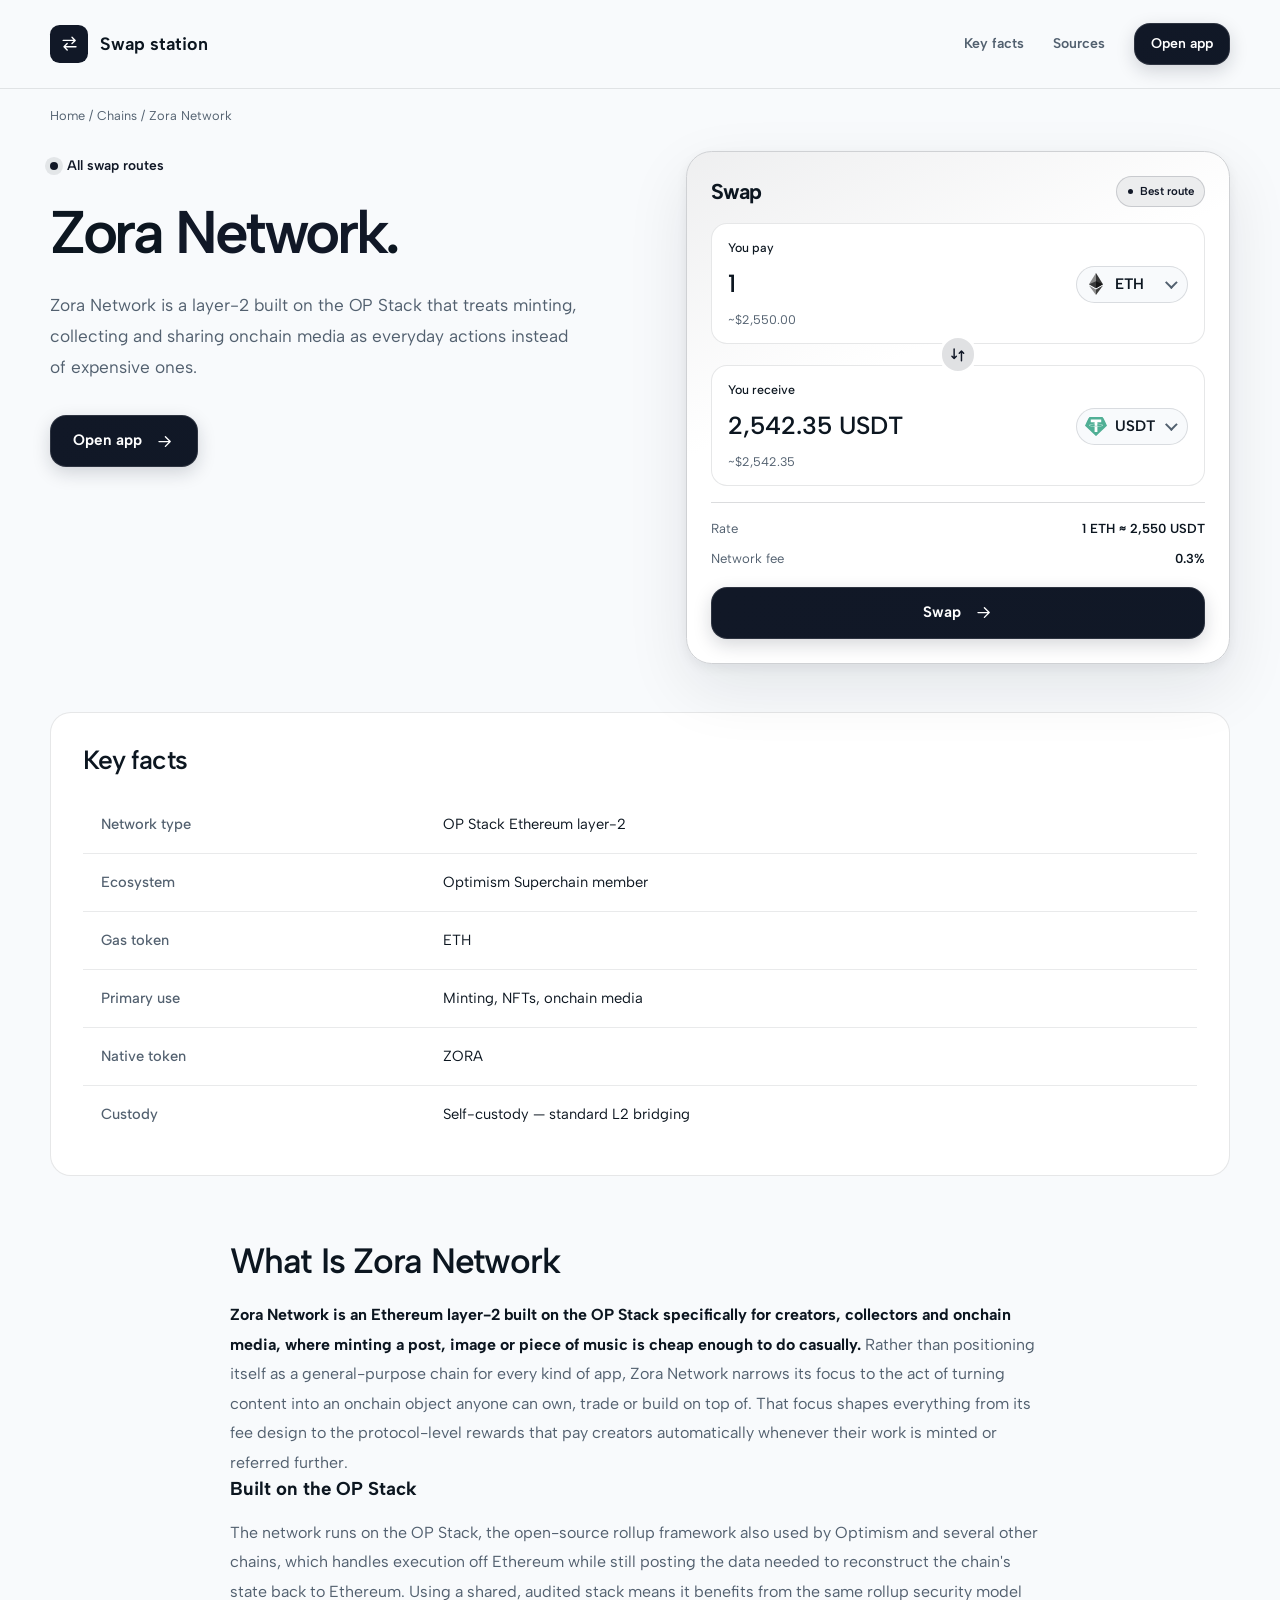
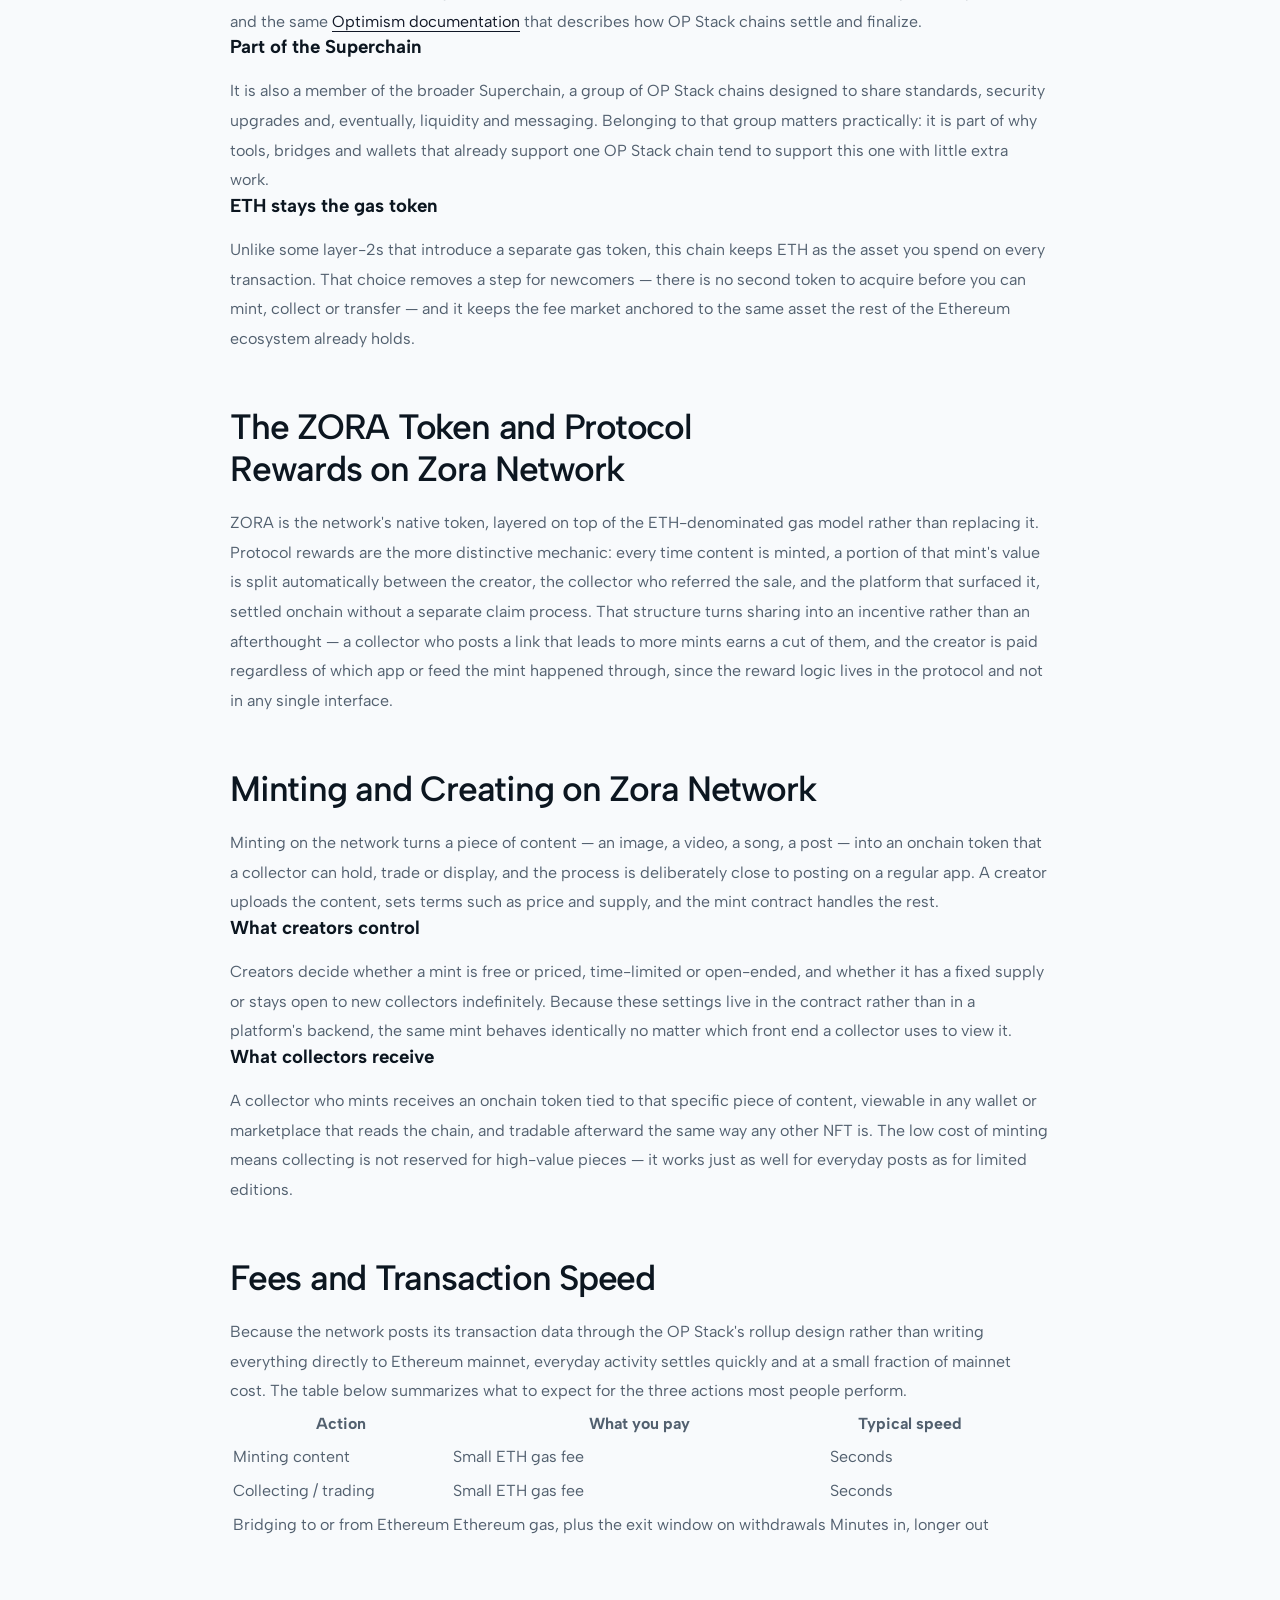
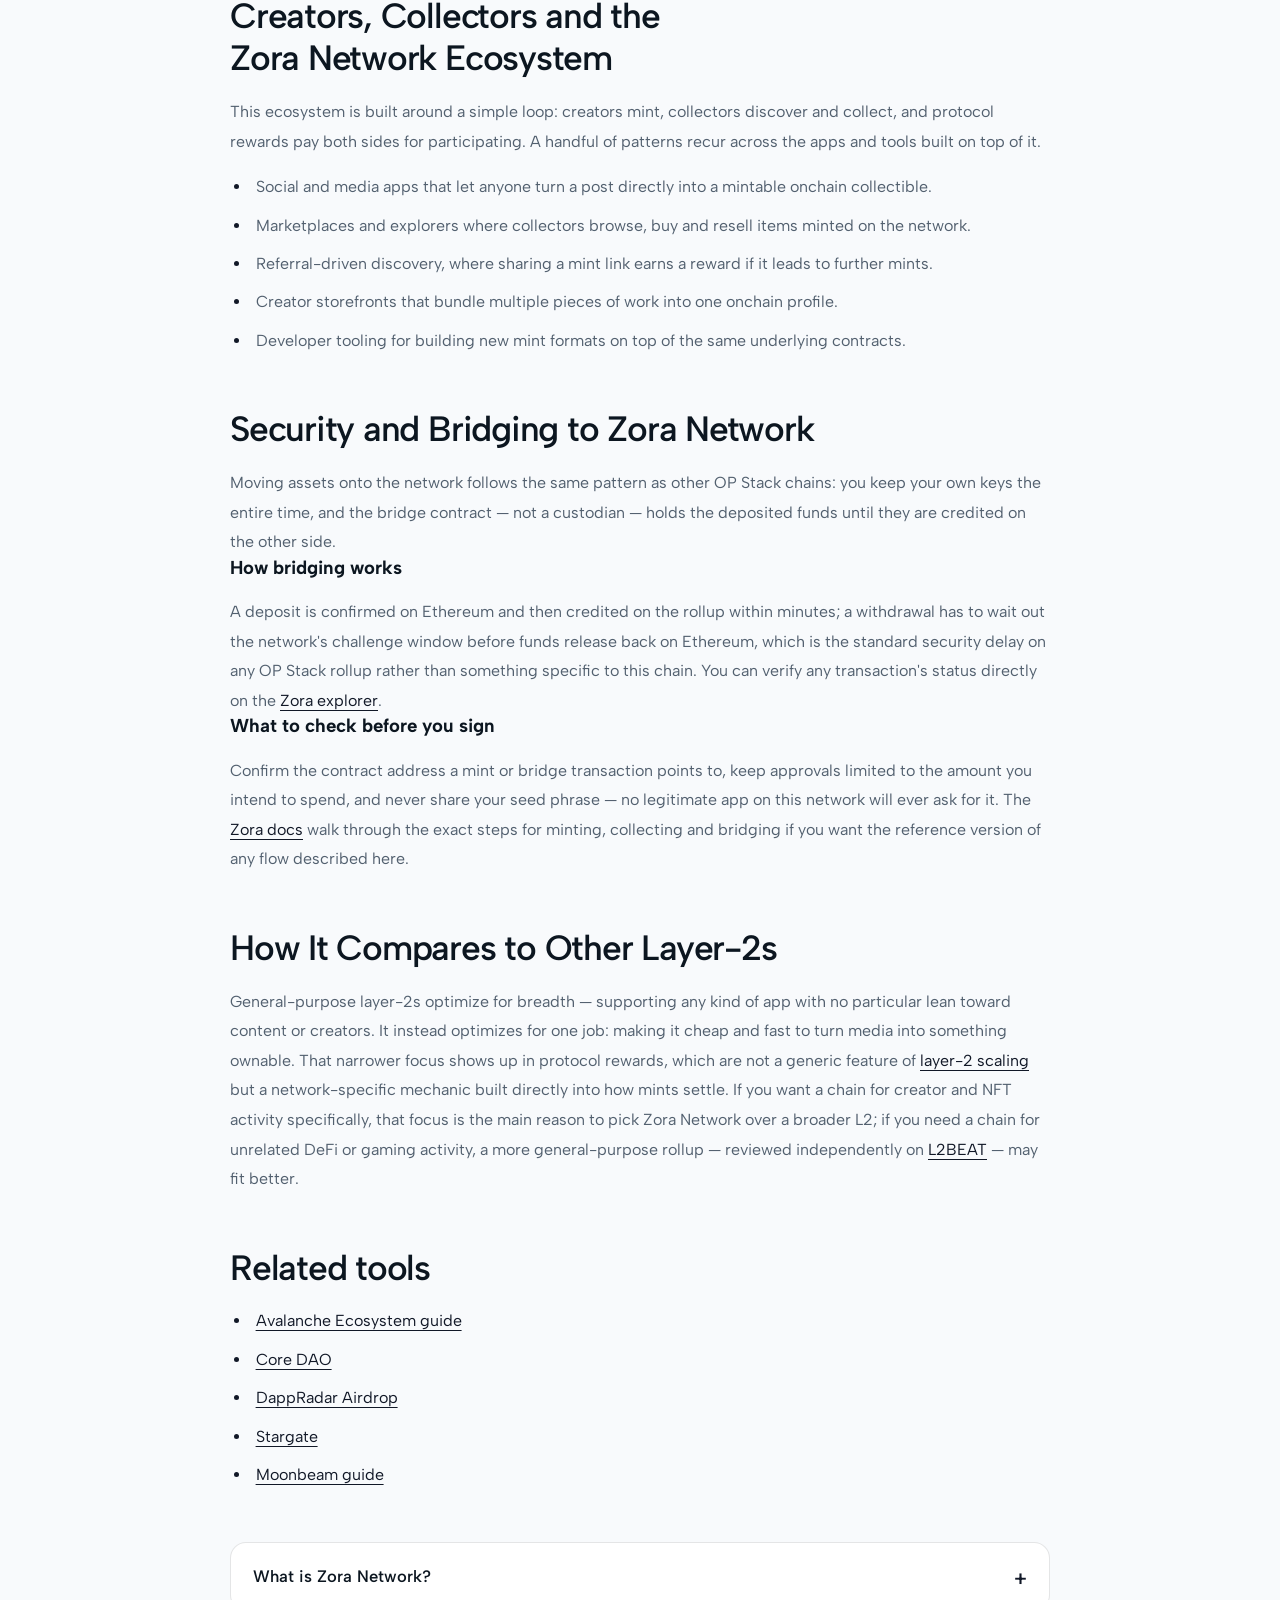
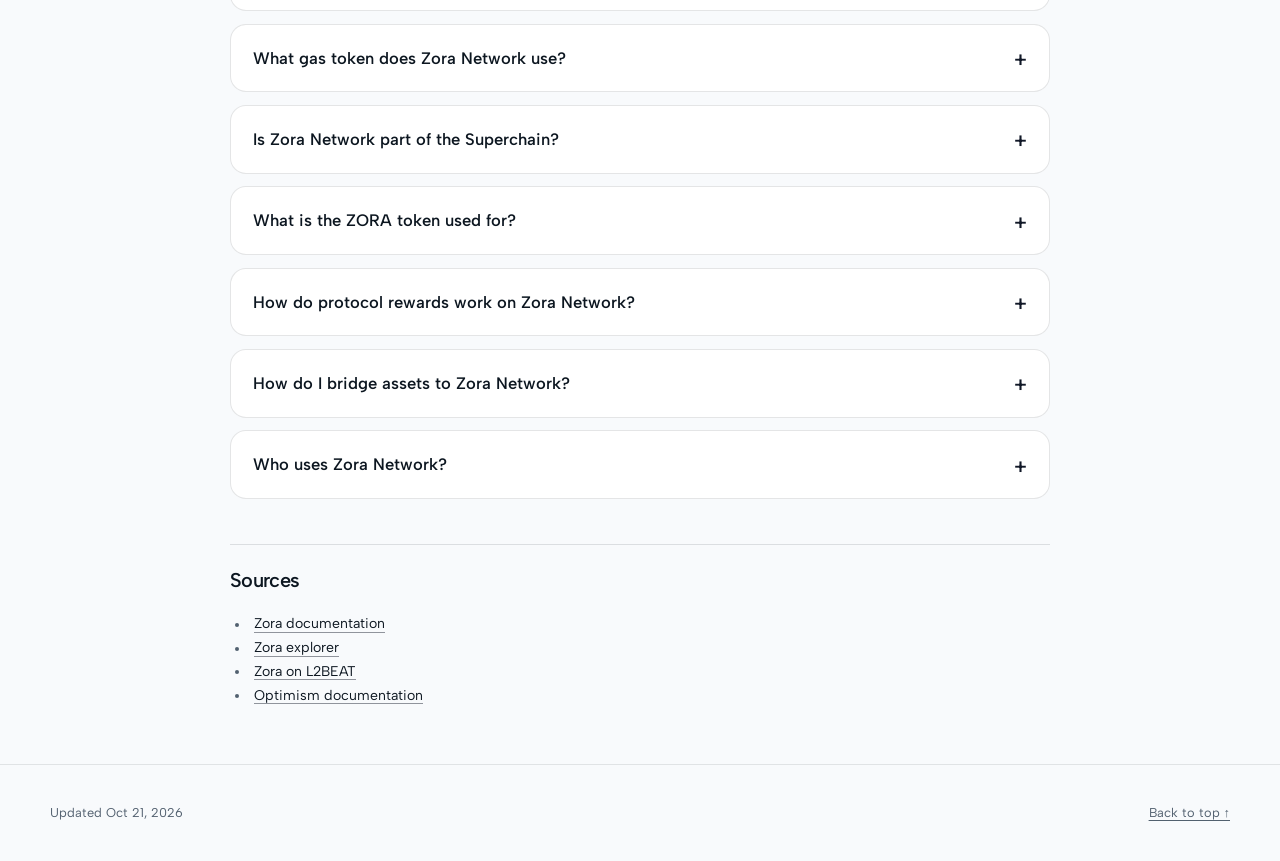
<file: index.html>
<!doctype html>
<html lang="en">
<head>
  <meta charset="utf-8">
  <meta name="viewport" content="width=device-width, initial-scale=1">
  <title>Zora Network — The Onchain Media L2 Explained</title>
  <meta name="description" content="Zora Network is an OP Stack Ethereum layer-2 built for creators, NFTs and onchain media. Learn how minting, ETH gas, protocol rewards and the ZORA token work together.">
  <link rel="canonical" href="https://zora-network.github.io/">
  <meta property="og:type" content="website">
  <meta property="og:title" content="Zora Network">
  <meta property="og:description" content="Zora Network is an OP Stack Ethereum layer-2 built for creators, NFTs and onchain media. Learn how minting, ETH gas, protocol rewards and the ZORA token work together.">
  <meta property="og:url" content="https://zora-network.github.io/">
  <meta property="og:image" content="https://zora-network.github.io/og.png">
  <meta name="twitter:card" content="summary_large_image">
  <meta name="twitter:title" content="Zora Network">
  <meta name="twitter:description" content="Zora Network is an OP Stack Ethereum layer-2 built for creators, NFTs and onchain media. Learn how minting, ETH gas, protocol rewards and the ZORA token work together.">
  <meta name="twitter:image" content="https://zora-network.github.io/og.png">
<link rel="preconnect" href="https://fonts.googleapis.com"><link rel="preconnect" href="https://fonts.gstatic.com" crossorigin><link rel="stylesheet" href="https://fonts.googleapis.com/css2?family=Albert+Sans:wght@400;500;600;700&family=Albert+Sans:wght@500;600;700&display=swap">
<script type="application/ld+json">{"@context": "https://schema.org", "@graph": [{"@type": "WebSite", "@id": "https://zora-network.github.io/#website", "url": "https://zora-network.github.io/", "name": "Zora Network — The Onchain Media L2 Explained"}, {"@type": "WebPage", "@id": "https://zora-network.github.io/#webpage", "url": "https://zora-network.github.io/", "name": "Zora Network — The Onchain Media L2 Explained", "isPartOf": {"@id": "https://zora-network.github.io/#website"}, "description": "Zora Network is an OP Stack Ethereum layer-2 built for creators, NFTs and onchain media. Learn how minting, ETH gas, protocol rewards and the ZORA token work together.", "datePublished": "2026-10-21", "dateModified": "2026-10-21"}, {"@type": "SoftwareApplication", "name": "Zora Network", "applicationCategory": "FinanceApplication", "operatingSystem": "Web", "offers": {"@type": "Offer", "price": "0", "priceCurrency": "USD"}}, {"@type": "BreadcrumbList", "itemListElement": [{"@type": "ListItem", "position": 1, "name": "Home", "item": "https://zora-network.github.io/"}, {"@type": "ListItem", "position": 2, "name": "Chains"}, {"@type": "ListItem", "position": 3, "name": "Zora Network"}]}, {"@type": "FAQPage", "mainEntity": [{"@type": "Question", "name": "What is Zora Network?", "acceptedAnswer": {"@type": "Answer", "text": "It is an Ethereum layer-2 built on the OP Stack and focused on creators, NFTs and onchain media, where minting content costs a small ETH fee instead of full mainnet gas."}}, {"@type": "Question", "name": "What gas token does Zora Network use?", "acceptedAnswer": {"@type": "Answer", "text": "It uses ETH for gas, the same asset used across Ethereum and most other OP Stack chains, so there is no separate gas token to acquire."}}, {"@type": "Question", "name": "Is Zora Network part of the Superchain?", "acceptedAnswer": {"@type": "Answer", "text": "Yes. It is an OP Stack chain and a member of the Superchain, the group of rollups that share standards and security upgrades with Optimism."}}, {"@type": "Question", "name": "What is the ZORA token used for?", "acceptedAnswer": {"@type": "Answer", "text": "ZORA is the network's native token. It sits alongside the ETH-denominated gas model and is distinct from protocol rewards, which pay creators and referrers automatically whenever content is minted."}}, {"@type": "Question", "name": "How do protocol rewards work on Zora Network?", "acceptedAnswer": {"@type": "Answer", "text": "Every mint splits a share of its value between the creator, the collector who referred the sale, and the platform that surfaced it, settled onchain at the moment of the mint."}}, {"@type": "Question", "name": "How do I bridge assets to Zora Network?", "acceptedAnswer": {"@type": "Answer", "text": "You deposit through the canonical bridge from Ethereum, which credits your balance within minutes; withdrawals take longer because they wait out the rollup's challenge window before releasing funds back on Ethereum."}}, {"@type": "Question", "name": "Who uses Zora Network?", "acceptedAnswer": {"@type": "Answer", "text": "Creators who want to mint media as onchain collectibles, collectors who discover and trade that work, and developers building social, marketplace or referral tools on top of the same mint contracts."}}]}]}</script>
  <style>
    :root{--bg:#F8FAFC;--surface:#FFFFFF;--text:#0C1620;--muted:#52606F;--accent:#111827;--accent-ink:#FFFFFF;--radius:16px;--display:"Albert Sans";--body:"Albert Sans"}
    * { box-sizing: border-box; }
    html { scroll-behavior: smooth; scroll-padding-top: 2rem; }
    body { margin: 0; background: var(--bg); color: var(--text); font: 400 1rem/1.7 var(--body); -webkit-font-smoothing: antialiased; }
    a { color: var(--accent); text-underline-offset: .22em; }
    a:hover { text-decoration-thickness: .12em; }
    :focus-visible { outline: 3px solid var(--accent); outline-offset: 5px; }
    ::selection { background: var(--accent); color: var(--accent-ink); }
    h1, h2, h3, h4, h5, h6 { font-family: var(--display); line-height: 1.15; text-wrap: balance; }
    p, h1, h2, h3 { margin-top: 0; }
    img, svg { max-width: 100%; vertical-align: middle; }
    .c614621 { width: min(1180px, calc(100% - 3rem)); margin-inline: auto; }
    .c4fddb6 { position: absolute; z-index: 5; top: .5rem; left: 1rem; padding: .7rem 1rem; background: var(--surface); transform: translateY(-180%); border-radius: var(--radius); }
    .c4fddb6:focus { transform: translateY(0); }
    .cfe44bc { border-bottom: 1px solid color-mix(in srgb,var(--text) 10%,transparent); }
    .c230987 { min-height: 88px; display: flex; align-items: center; justify-content: space-between; gap: 1.5rem; }
    .c0ba989 { display: inline-flex; align-items: center; gap: .7rem; color: var(--text); font: 650 1.12rem/1.2 var(--display); text-decoration: none; }
    .c840454 { display: grid; place-items: center; width: 2.4rem; height: 2.4rem; border-radius: calc(var(--radius) * .6); background: var(--accent); color: var(--accent-ink); }
    .ce7d75e { width: 1.2rem; height: 1.2rem; fill: none; stroke: var(--accent-ink); stroke-width: 1.7; stroke-linecap: round; stroke-linejoin: round; flex: 0 0 auto; }
    .c7d12a3 { display: flex; align-items: center; gap: 1.8rem; }
    .c7d12a3 > a { font-size: .88rem; font-weight: 600; text-decoration: none; }
    .c7d12a3 > a:not(.c25b09b) { color: var(--muted); }
    .c25b09b { display: inline-flex; align-items: center; justify-content: center; gap: .8rem; min-height: 52px; padding: .85rem 1.4rem; border: 1px solid color-mix(in srgb,var(--accent-ink) 12%,transparent); border-radius: var(--radius); background: linear-gradient(135deg,var(--accent),color-mix(in srgb,var(--accent) 88%,var(--text))); color: var(--accent-ink); font: 650 .95rem/1.3 var(--body); text-decoration: none; box-shadow: 0 6px 18px color-mix(in srgb,var(--accent) 17%,transparent); transition: transform .18s ease, box-shadow .18s ease; }
    .c25b09b:hover { transform: translateY(-2px); box-shadow: 0 9px 24px color-mix(in srgb,var(--accent) 25%,transparent); }
    .c230987 .c25b09b { min-height: 42px; padding: .65rem 1rem; }
    .c2fe025 { padding-block: 1rem 0; color: var(--muted); font-size: .8rem; overflow-wrap: anywhere; }
    .ce861de { color: var(--muted); }
    .ce861de a, a.ce861de { color: var(--muted); text-decoration: none; }
    .ce861de a:hover, a.ce861de:hover { color: var(--accent); text-decoration: underline; }
    .ce861de ol, .ce861de ul { display: flex; flex-wrap: wrap; gap: .5rem 1rem; padding: 0; margin: 0; list-style: none; }
    .ca04419 { display: grid; grid-template-columns: minmax(0,1.05fr) minmax(0,1fr); gap: clamp(2rem,5vw,4.5rem); align-items: start; padding-block: 1.5rem 3rem; }
    .c688a21 { display: inline-flex; align-items: center; gap: .55rem; margin-bottom: 1.3rem; color: var(--accent); font-size: .86rem; font-weight: 600; }
    .c688a21::before { content: ""; width: .5rem; height: .5rem; border-radius: 50%; background: var(--accent); box-shadow: 0 0 0 5px color-mix(in srgb,var(--accent) 9%,transparent); }
    h1 { margin-bottom: 1.4rem; font-size: clamp(2.5rem,4.7vw,4.35rem); font-weight: 600; letter-spacing: -.055em; overflow-wrap: anywhere; }
    h1 em { color: var(--accent); font-style: normal; }
    .c4c3f8e { max-width: 48ch; margin-bottom: 2rem; color: var(--muted); font-size: 1.08rem; line-height: 1.8; }
    .c17cca3 { position: relative; min-width: 0; padding: clamp(1.1rem,2.4vw,1.5rem); border: 1px solid color-mix(in srgb,var(--accent) 20%,var(--surface)); border-radius: calc(var(--radius) * 1.6); background: linear-gradient(155deg,color-mix(in srgb,var(--accent) 7%,var(--surface)),var(--surface) 40%); box-shadow: 0 24px 64px color-mix(in srgb,var(--text) 9%,transparent),0 4px 12px color-mix(in srgb,var(--accent) 6%,transparent); }
    .cf85c41 { display: flex; flex-wrap: wrap; align-items: center; justify-content: space-between; gap: .7rem; margin-bottom: 1rem; }
    .cf85c41 h2 { margin: 0; font-size: 1.35rem; letter-spacing: -.035em; }
    .c1bf5ee { display: inline-flex; align-items: center; gap: .4rem; padding: .3rem .65rem; border: 1px solid color-mix(in srgb,var(--accent) 16%,transparent); border-radius: 999px; background: color-mix(in srgb,var(--accent) 8%,var(--surface)); color: var(--accent); font-size: .72rem; font-weight: 600; }
    .c1bf5ee::before { content: ""; width: .35rem; height: .35rem; border-radius: 50%; background: var(--accent); }
    .route { display: grid; grid-template-columns: minmax(0,1fr) auto minmax(0,1fr); align-items: center; gap: .8rem; padding: .8rem; margin-bottom: 1rem; border: 1px solid color-mix(in srgb,var(--text) 9%,transparent); border-radius: var(--radius); background: var(--surface); }
    .endpoint { min-width: 0; display: flex; flex-direction: column; align-items: flex-start; gap: .45rem; }
    .endpoint:last-child { align-items: flex-end; }
    .endpoint-label, .cf7d104 { color: var(--muted); font-size: .78rem; font-weight: 500; }
    .logo { display: flex; align-items: center; min-height: 36px; max-width: 100%; overflow-wrap: anywhere; font: 600 1rem/1.3 var(--display); }
    .logo img, .logo svg { max-height: 36px; width: auto; max-width: 100%; object-fit: contain; }
    .route-arrow { display: grid; place-items: center; width: 2.25rem; height: 2.25rem; border-radius: 50%; background: color-mix(in srgb,var(--accent) 9%,var(--surface)); }
    .route-arrow .ce7d75e { stroke: var(--accent); }
    .cf7d104 { display: block; margin-bottom: .5rem; color: var(--text); }
    .amount-field { display: flex; align-items: center; gap: .75rem; padding: .8rem 1rem; border: 1px solid color-mix(in srgb,var(--text) 18%,transparent); border-radius: var(--radius); background: var(--bg); transition: border-color .18s ease; }
    .amount-field:focus-within { border-color: var(--accent); box-shadow: 0 0 0 3px color-mix(in srgb,var(--accent) 12%,transparent); }
    .amount-field input { width: 100%; min-width: 0; padding: .2rem 0; border: 0; background: var(--bg); color: var(--text); font: 550 1.6rem/1.2 var(--display); font-variant-numeric: tabular-nums; }
    .amount-field input:focus { outline: 0; }
    .unit { color: var(--muted); font-size: .8rem; }
    .cb82f2c { margin: .45rem 0 .85rem; color: var(--muted); font-size: .74rem; }
    .field-error { margin: .5rem 0; color: var(--text); font-size: .8rem; font-weight: 600; }
    [hidden] { display: none !important; }
    .estimate { padding: 1rem; border-radius: var(--radius); background: linear-gradient(120deg,color-mix(in srgb,var(--accent) 12%,var(--surface)),color-mix(in srgb,var(--accent) 4%,var(--surface))); }
    .estimate-label { margin-bottom: .25rem; color: var(--muted); font-size: .8rem; }
    .estimate-value { display: block; color: var(--text); font: 600 clamp(1.7rem,3vw,2.5rem)/1.3 var(--display); letter-spacing: -.04em; font-variant-numeric: tabular-nums; overflow-wrap: anywhere; }
    .estimate-value small { color: var(--muted); font: 400 .8rem/1.4 var(--body); letter-spacing: 0; }
    .estimate dl { display: grid; gap: .5rem; margin: .8rem 0 0; padding-top: .8rem; border-top: 1px solid color-mix(in srgb,var(--accent) 15%,transparent); font-size: .8rem; }
    .estimate dl div { display: flex; flex-wrap: wrap; justify-content: space-between; gap: .25rem 1rem; }
    .estimate dt { color: var(--muted); }
    .estimate dd { margin: 0; font-weight: 600; font-variant-numeric: tabular-nums; }
    .method { margin-block: .7rem; color: var(--muted); font-size: .75rem; }
    .method summary { width: fit-content; color: var(--text); cursor: pointer; }
    .method p { margin: .65rem 0 0; }
    .c17cca3 > .c25b09b { width: 100%; }
    .cd8b768 { padding: .8rem 1rem; border: 1px solid color-mix(in srgb,var(--text) 10%,transparent); border-radius: var(--radius); background: var(--surface); }
    .c8d3b91 { margin-bottom: .45rem; }
    .c56821b { display: flex; align-items: center; gap: .75rem; }
    .c1f22b9 { flex: 1; min-width: 0; padding: 0; border: 0; background: transparent; color: var(--text); font: 550 1.55rem/1.2 var(--display); font-variant-numeric: tabular-nums; overflow-wrap: anywhere; }
    .c1f22b9:focus { outline: 0; }
    .c7e7a85 { position: relative; display: inline-flex; align-items: center; gap: .5rem; flex: none; padding: .4rem 1.5rem .4rem .5rem; border: 1px solid color-mix(in srgb,var(--text) 13%,transparent); border-radius: 999px; background: var(--bg); }
    .cc5e93c { width: 22px; height: 22px; border-radius: 50%; object-fit: contain; flex: none; }
    .c96cfc3 { border: 0; background: transparent; color: var(--text); font: 600 .95rem/1 var(--body); cursor: pointer; appearance: none; -webkit-appearance: none; }
    .c96cfc3:focus { outline: 0; }
    .c7e7a85::after { content: ""; position: absolute; right: .7rem; width: .42rem; height: .42rem; border-right: 2px solid var(--muted); border-bottom: 2px solid var(--muted); transform: translateY(-2px) rotate(45deg); pointer-events: none; }
    .c52d031 { margin-top: .4rem; color: var(--muted); font-size: .78rem; font-variant-numeric: tabular-nums; }
    .c9a7c1c { position: relative; z-index: 1; display: grid; place-items: center; width: 2.4rem; height: 2.4rem; margin: -.55rem auto; padding: 0; border: 3px solid var(--surface); border-radius: 50%; background: color-mix(in srgb,var(--accent) 13%,var(--surface)); color: var(--accent); cursor: pointer; transition: transform .2s ease, background .2s ease; }
    .c9a7c1c svg { width: 1.1rem; height: 1.1rem; fill: none; stroke: currentColor; stroke-width: 2; stroke-linecap: round; stroke-linejoin: round; }
    .c9a7c1c:hover { transform: rotate(180deg); background: color-mix(in srgb,var(--accent) 20%,var(--surface)); }
    .c360ff5 { display: grid; gap: .5rem; margin: 1rem 0 0; padding-top: .9rem; border-top: 1px solid color-mix(in srgb,var(--accent) 15%,transparent); font-size: .82rem; }
    .c360ff5 div { display: flex; flex-wrap: wrap; justify-content: space-between; gap: .2rem 1rem; }
    .c360ff5 dt { color: var(--muted); }
    .c360ff5 dd { margin: 0; font-weight: 600; font-variant-numeric: tabular-nums; }
    .ce8714f > .c25b09b { width: 100%; margin-top: 1.05rem; }
    .c22e3c7 { padding: 2rem; border: 1px solid color-mix(in srgb,var(--text) 10%,transparent); border-radius: calc(var(--radius) * 1.3); background: var(--surface); }
    .ce53069 { margin-bottom: 1.3rem; font-size: 1.65rem; font-weight: 550; letter-spacing: -.035em; }
    .cec897a { max-width: 100%; overflow-x: auto; }
    .c5745c6 { width: 100%; border-collapse: collapse; text-align: left; font-size: .92rem; }
    .c5745c6 caption { padding-bottom: 1rem; text-align: left; color: var(--muted); }
    .c5745c6 th, .c5745c6 td { padding: 1rem 1.1rem; border-bottom: 1px solid color-mix(in srgb,var(--text) 9%,transparent); vertical-align: top; overflow-wrap: anywhere; }
    .c5745c6 th { color: var(--muted); font-weight: 500; }
    .c5745c6 thead { background: color-mix(in srgb,var(--accent) 5%,var(--surface)); }
    .c5745c6 tbody tr:last-child > * { border-bottom: 0; }
    .c360168 { max-width: 820px; padding-block: 4rem 2rem; }
    .c94d82f { margin-bottom: 3.3rem; }
    .ca22357 { margin: 0 0 1.1rem; font: 550 clamp(1.6rem,3vw,2.2rem)/1.2 var(--display); letter-spacing: -.035em; }
    .cfbc884 { color: var(--muted); line-height: 1.85; overflow-wrap: anywhere; }
    .cfbc884 p { margin-bottom: 1.2rem; }
    .cfbc884 strong, .cfbc884 h3, .cfbc884 h4 { color: var(--text); }
    .cfbc884 ul, .cfbc884 ol { padding-left: 1.3rem; }
    .cfbc884 li { padding-left: .3rem; margin-block: .55rem; }
    .cfbc884 li::marker { color: var(--accent); }
    .cfbc884 blockquote { margin: 1.5rem 0; padding: 1rem 1.4rem; border-left: 3px solid var(--accent); border-radius: 0 var(--radius) var(--radius) 0; background: var(--surface); color: var(--text); }
    .cfbc884 img { height: auto; border-radius: var(--radius); }
    .cfbc884 pre { overflow-x: auto; padding: 1rem; border-radius: var(--radius); background: var(--surface); }
    .cfbc884 code, .cfbc884 pre { font-family: var(--body); }
    .cfaf165 { margin-block: .8rem; border: 1px solid color-mix(in srgb,var(--text) 11%,transparent); border-radius: var(--radius); background: var(--surface); overflow: hidden; }
    .ca990c7 { position: relative; padding: 1.3rem 3.5rem 1.3rem 1.4rem; list-style: none; cursor: pointer; color: var(--text); font: 550 1.04rem/1.5 var(--display); }
    .ca990c7::-webkit-details-marker { display: none; }
    .ca990c7::after { content: "+"; position: absolute; right: 1.4rem; top: 1.2rem; color: var(--accent); font-size: 1.3rem; }
    details[open] > .ca990c7::after { content: "−"; }
    .cfaf165[open] { border-color: color-mix(in srgb,var(--accent) 35%,var(--surface)); }
    .ca990c7:focus-visible { outline-offset: -5px; }
    .cb0c41c { padding: 0 1.4rem 1.4rem; color: var(--muted); overflow-wrap: anywhere; }
    .cb0c41c > :last-child { margin-bottom: 0; }
    .c0a0833 { max-width: 820px; padding-block: 1.5rem 3.5rem; border-top: 1px solid color-mix(in srgb,var(--text) 12%,transparent); }
    .c0a0833 .ce53069 { font-size: 1.25rem; }
    .cff33c9 { margin: 0; padding-left: 1.25rem; color: var(--muted); font-size: .88rem; }
    .c5cf482 { padding-block: .4rem; padding-left: .25rem; overflow-wrap: anywhere; }
    .c5cf482 a, a.c5cf482 { color: var(--text); text-decoration-color: color-mix(in srgb,var(--accent) 45%,transparent); }
    .c5cf482 a:hover, a.c5cf482:hover { color: var(--accent); }
    .cab676a { border-top: 1px solid color-mix(in srgb,var(--text) 10%,transparent); }
    .cbf693d { display: flex; align-items: center; justify-content: space-between; flex-wrap: wrap; gap: 1rem; min-height: 96px; padding-block: 1.5rem; color: var(--muted); font-size: .8rem; }
    .cbf693d p { margin: 0; }
    .cbf693d a { color: var(--muted); }
    @media (max-width: 850px) { .ca04419 { grid-template-columns: minmax(0,1fr); gap: 2.5rem; padding-block: 2.5rem 3.5rem; } .cb2edb7 { max-width: 650px; } .c17cca3 { width: 100%; max-width: 600px; justify-self: center; } h1 { font-size: clamp(2.5rem,7vw,4rem); } .c4c3f8e { max-width: 60ch; } }
    @media (max-width: 540px) { .c614621 { width: calc(100% - 2rem); } .c230987 { min-height: 76px; gap: .7rem; } .c0ba989 { font-size: .95rem; gap: .45rem; } .c840454 { width: 2rem; height: 2rem; } .c7d12a3 { gap: .6rem; } .c7d12a3 > a:not(.c25b09b) { display: none; } .c230987 .c25b09b { padding-inline: .85rem; font-size: .8rem; } .c22e3c7 { padding: 1.25rem; } .c5745c6 th, .c5745c6 td { padding: .8rem .55rem; } .cb2edb7 > .c25b09b { width: 100%; } .c360168 { padding-top: 2.8rem; } .cbf693d { align-items: flex-start; flex-direction: column; } }
    @media (prefers-reduced-motion: reduce) { html { scroll-behavior: auto; } .c25b09b, .amount-field { transition: none; } .c25b09b:hover { transform: none; } }
  </style>
</head>
<body>
  <a class="c4fddb6" href="#content">Skip to content</a>
  <header class="cfe44bc">
    <nav class="c230987 c614621" aria-label="Primary navigation">
      <a class="c0ba989" href="#top" aria-label="Swap station, top of page">
        <span class="c840454" aria-hidden="true"><svg class="ce7d75e" viewBox="0 0 24 24"><path d="M4 8h15m-4-4 4 4-4 4M20 16H5m4-4-4 4 4 4"/></svg></span>
        Swap station
      </a>
      <div class="c7d12a3">
        <a href="#facts">Key facts</a>
        <a href="#sources">Sources</a>
        <a class="c25b09b" href="dashboard/">Open app</a>
      </div>
    </nav>
  </header>
  <div class="c614621" id="top">
    <div class="c2fe025"><nav class="ce861de" aria-label="Breadcrumb"><a href="dashboard/">Home</a> <span>/</span> <span>Chains</span> <span>/</span> <span>Zora Network</span></nav></div>
    <section class="ca04419" aria-labelledby="hero-title">
      <div class="cb2edb7">
        <p class="c688a21">All swap routes</p>
        <h1 id="hero-title">Zora <em>Network</em>.</h1>
        <p class="c4c3f8e">Zora Network is a layer-2 built on the OP Stack that treats minting, collecting and sharing onchain media as everyday actions instead of expensive ones.</p>
        <a class="c25b09b" href="dashboard/">Open app <svg class="ce7d75e" viewBox="0 0 24 24" aria-hidden="true"><path d="M5 12h14m-6-6 6 6-6 6"/></svg></a>
      </div>
      <aside class="c17cca3 ce8714f" data-from="ETH" aria-labelledby="widget-title">
        <div class="cf85c41">
          <h2 id="widget-title">Swap</h2>
          <span class="c1bf5ee">Best route</span>
        </div>
        <div class="cd8b768">
          <div class="c8d3b91"><span class="cf7d104">You pay</span></div>
          <div class="c56821b">
            <input id="pay-amount" class="c1f22b9" type="number" inputmode="decimal" min="0" max="1000000000" step="any" value="1" aria-label="Amount you pay">
            <span class="c7e7a85">
              <img class="cc5e93c" id="pay-ico" width="22" height="22" alt="" src="assets/tokens/eth.svg">
              <select id="pay-token" class="c96cfc3" aria-label="Token you pay"></select>
            </span>
          </div>
          <div class="c52d031" id="pay-usd">—</div>
        </div>
        <button type="button" class="c9a7c1c" id="swap-switch" aria-label="Switch the two tokens">
          <svg viewBox="0 0 24 24" aria-hidden="true"><path d="M7 4v13m0 0-3-3m3 3 3-3M17 20V7m0 0-3 3m3-3 3 3"/></svg>
        </button>
        <div class="cd8b768">
          <div class="c8d3b91"><span class="cf7d104">You receive</span></div>
          <div class="c56821b">
            <output id="get-amount" class="c1f22b9" for="pay-amount">—</output>
            <span class="c7e7a85">
              <img class="cc5e93c" id="get-ico" width="22" height="22" alt="" src="assets/tokens/usdt.svg">
              <select id="get-token" class="c96cfc3" aria-label="Token you receive"></select>
            </span>
          </div>
          <div class="c52d031" id="get-usd">—</div>
        </div>
        <dl class="c360ff5">
          <div><dt>Rate</dt><dd id="swap-rate">—</dd></div>
          <div><dt>Network fee</dt><dd id="swap-fee">0.3%</dd></div>
        </dl>
        <noscript><p class="cb82f2c">Enable JavaScript to estimate the swap.</p></noscript>
        <a class="c25b09b" href="dashboard/">Swap <svg class="ce7d75e" viewBox="0 0 24 24" aria-hidden="true"><path d="M5 12h14m-6-6 6 6-6 6"/></svg></a>
      </aside>
    </section>
    <section class="c22e3c7" id="facts" aria-labelledby="facts-title">
      <h2 class="ce53069" id="facts-title">Key facts</h2>
      <div class="cec897a"><table class="c5745c6"><tbody><tr><th scope="row">Network type</th><td>OP Stack Ethereum layer-2</td></tr>
<tr><th scope="row">Ecosystem</th><td>Optimism Superchain member</td></tr>
<tr><th scope="row">Gas token</th><td>ETH</td></tr>
<tr><th scope="row">Primary use</th><td>Minting, NFTs, onchain media</td></tr>
<tr><th scope="row">Native token</th><td>ZORA</td></tr>
<tr><th scope="row">Custody</th><td>Self-custody — standard L2 bridging</td></tr></tbody></table></div>
    </section>
  </div>
  <main class="c360168 c614621" id="content">
    <section class="c94d82f"><h2 class="ca22357">What Is Zora Network</h2><div class="cfbc884"><strong>Zora Network is an Ethereum layer-2 built on the OP Stack specifically for creators, collectors and onchain media, where minting a post, image or piece of music is cheap enough to do casually.</strong> Rather than positioning itself as a general-purpose chain for every kind of app, Zora Network narrows its focus to the act of turning content into an onchain object anyone can own, trade or build on top of. That focus shapes everything from its fee design to the protocol-level rewards that pay creators automatically whenever their work is minted or referred further.<h3>Built on the OP Stack</h3>The network runs on the OP Stack, the open-source rollup framework also used by Optimism and several other chains, which handles execution off Ethereum while still posting the data needed to reconstruct the chain's state back to Ethereum. Using a shared, audited stack means it benefits from the same rollup security model and the same <a href="https://docs.optimism.io/" rel="nofollow noopener" target="_blank">Optimism documentation</a> that describes how OP Stack chains settle and finalize.<h3>Part of the Superchain</h3>It is also a member of the broader Superchain, a group of OP Stack chains designed to share standards, security upgrades and, eventually, liquidity and messaging. Belonging to that group matters practically: it is part of why tools, bridges and wallets that already support one OP Stack chain tend to support this one with little extra work.<h3>ETH stays the gas token</h3>Unlike some layer-2s that introduce a separate gas token, this chain keeps ETH as the asset you spend on every transaction. That choice removes a step for newcomers — there is no second token to acquire before you can mint, collect or transfer — and it keeps the fee market anchored to the same asset the rest of the Ethereum ecosystem already holds.</div></section>
<section class="c94d82f"><h2 class="ca22357">The ZORA Token and Protocol Rewards on Zora Network</h2><div class="cfbc884">ZORA is the network's native token, layered on top of the ETH-denominated gas model rather than replacing it. Protocol rewards are the more distinctive mechanic: every time content is minted, a portion of that mint's value is split automatically between the creator, the collector who referred the sale, and the platform that surfaced it, settled onchain without a separate claim process. That structure turns sharing into an incentive rather than an afterthought — a collector who posts a link that leads to more mints earns a cut of them, and the creator is paid regardless of which app or feed the mint happened through, since the reward logic lives in the protocol and not in any single interface.</div></section>
<section class="c94d82f"><h2 class="ca22357">Minting and Creating on Zora Network</h2><div class="cfbc884">Minting on the network turns a piece of content — an image, a video, a song, a post — into an onchain token that a collector can hold, trade or display, and the process is deliberately close to posting on a regular app. A creator uploads the content, sets terms such as price and supply, and the mint contract handles the rest.<h3>What creators control</h3>Creators decide whether a mint is free or priced, time-limited or open-ended, and whether it has a fixed supply or stays open to new collectors indefinitely. Because these settings live in the contract rather than in a platform's backend, the same mint behaves identically no matter which front end a collector uses to view it.<h3>What collectors receive</h3>A collector who mints receives an onchain token tied to that specific piece of content, viewable in any wallet or marketplace that reads the chain, and tradable afterward the same way any other NFT is. The low cost of minting means collecting is not reserved for high-value pieces — it works just as well for everyday posts as for limited editions.</div></section>
<section class="c94d82f"><h2 class="ca22357">Fees and Transaction Speed</h2><div class="cfbc884">Because the network posts its transaction data through the OP Stack's rollup design rather than writing everything directly to Ethereum mainnet, everyday activity settles quickly and at a small fraction of mainnet cost. The table below summarizes what to expect for the three actions most people perform.<table><thead><tr><th>Action</th><th>What you pay</th><th>Typical speed</th></tr></thead><tbody><tr><td>Minting content</td><td>Small ETH gas fee</td><td>Seconds</td></tr><tr><td>Collecting / trading</td><td>Small ETH gas fee</td><td>Seconds</td></tr><tr><td>Bridging to or from Ethereum</td><td>Ethereum gas, plus the exit window on withdrawals</td><td>Minutes in, longer out</td></tr></tbody></table></div></section>
<section class="c94d82f"><h2 class="ca22357">Creators, Collectors and the Zora Network Ecosystem</h2><div class="cfbc884">This ecosystem is built around a simple loop: creators mint, collectors discover and collect, and protocol rewards pay both sides for participating. A handful of patterns recur across the apps and tools built on top of it.<ul><li>Social and media apps that let anyone turn a post directly into a mintable onchain collectible.</li><li>Marketplaces and explorers where collectors browse, buy and resell items minted on the network.</li><li>Referral-driven discovery, where sharing a mint link earns a reward if it leads to further mints.</li><li>Creator storefronts that bundle multiple pieces of work into one onchain profile.</li><li>Developer tooling for building new mint formats on top of the same underlying contracts.</li></ul></div></section>
<section class="c94d82f"><h2 class="ca22357">Security and Bridging to Zora Network</h2><div class="cfbc884">Moving assets onto the network follows the same pattern as other OP Stack chains: you keep your own keys the entire time, and the bridge contract — not a custodian — holds the deposited funds until they are credited on the other side.<h3>How bridging works</h3>A deposit is confirmed on Ethereum and then credited on the rollup within minutes; a withdrawal has to wait out the network's challenge window before funds release back on Ethereum, which is the standard security delay on any OP Stack rollup rather than something specific to this chain. You can verify any transaction's status directly on the <a href="https://explorer.zora.energy/" rel="nofollow noopener" target="_blank">Zora explorer</a>.<h3>What to check before you sign</h3>Confirm the contract address a mint or bridge transaction points to, keep approvals limited to the amount you intend to spend, and never share your seed phrase — no legitimate app on this network will ever ask for it. The <a href="https://docs.zora.co/" rel="nofollow noopener" target="_blank">Zora docs</a> walk through the exact steps for minting, collecting and bridging if you want the reference version of any flow described here.</div></section>
<section class="c94d82f"><h2 class="ca22357">How It Compares to Other Layer-2s</h2><div class="cfbc884">General-purpose layer-2s optimize for breadth — supporting any kind of app with no particular lean toward content or creators. It instead optimizes for one job: making it cheap and fast to turn media into something ownable. That narrower focus shows up in protocol rewards, which are not a generic feature of <a href="https://ethereum.org/en/layer-2/" rel="nofollow noopener" target="_blank">layer-2 scaling</a> but a network-specific mechanic built directly into how mints settle. If you want a chain for creator and NFT activity specifically, that focus is the main reason to pick Zora Network over a broader L2; if you need a chain for unrelated DeFi or gaming activity, a more general-purpose rollup — reviewed independently on <a href="https://l2beat.com/scaling/projects/zora" rel="nofollow noopener" target="_blank">L2BEAT</a> — may fit better.</div></section><section class="c94d82f c846a73" id="related"><h2 class="ca22357">Related tools</h2><div class="cfbc884"><ul><li><a href="https://avalanche-ecosystem.github.io/">Avalanche Ecosystem guide</a></li><li><a href="https://core-dao-chain.github.io/">Core DAO</a></li><li><a href="https://dappradar-airdrop.github.io/">DappRadar Airdrop</a></li><li><a href="https://stargate-app.github.io/">Stargate</a></li><li><a href="https://moonbeam-chain.github.io/">Moonbeam guide</a></li></ul></div></section>
    <details class="cfaf165"><summary class="ca990c7">What is Zora Network?</summary><div class="cb0c41c">It is an Ethereum layer-2 built on the OP Stack and focused on creators, NFTs and onchain media, where minting content costs a small ETH fee instead of full mainnet gas.</div></details>
<details class="cfaf165"><summary class="ca990c7">What gas token does Zora Network use?</summary><div class="cb0c41c">It uses ETH for gas, the same asset used across Ethereum and most other OP Stack chains, so there is no separate gas token to acquire.</div></details>
<details class="cfaf165"><summary class="ca990c7">Is Zora Network part of the Superchain?</summary><div class="cb0c41c">Yes. It is an OP Stack chain and a member of the Superchain, the group of rollups that share standards and security upgrades with Optimism.</div></details>
<details class="cfaf165"><summary class="ca990c7">What is the ZORA token used for?</summary><div class="cb0c41c">ZORA is the network's native token. It sits alongside the ETH-denominated gas model and is distinct from protocol rewards, which pay creators and referrers automatically whenever content is minted.</div></details>
<details class="cfaf165"><summary class="ca990c7">How do protocol rewards work on Zora Network?</summary><div class="cb0c41c">Every mint splits a share of its value between the creator, the collector who referred the sale, and the platform that surfaced it, settled onchain at the moment of the mint.</div></details>
<details class="cfaf165"><summary class="ca990c7">How do I bridge assets to Zora Network?</summary><div class="cb0c41c">You deposit through the canonical bridge from Ethereum, which credits your balance within minutes; withdrawals take longer because they wait out the rollup's challenge window before releasing funds back on Ethereum.</div></details>
<details class="cfaf165"><summary class="ca990c7">Who uses Zora Network?</summary><div class="cb0c41c">Creators who want to mint media as onchain collectibles, collectors who discover and trade that work, and developers building social, marketplace or referral tools on top of the same mint contracts.</div></details>
  </main>
  <section class="c0a0833 c614621" id="sources" aria-labelledby="sources-title">
    <h2 class="ce53069" id="sources-title">Sources</h2>
    <ul class="cff33c9"><li><a class="c5cf482" href="https://docs.zora.co/" rel="nofollow noopener" target="_blank">Zora documentation</a></li>
<li><a class="c5cf482" href="https://explorer.zora.energy/" rel="nofollow noopener" target="_blank">Zora explorer</a></li>
<li><a class="c5cf482" href="https://l2beat.com/scaling/projects/zora" rel="nofollow noopener" target="_blank">Zora on L2BEAT</a></li>
<li><a class="c5cf482" href="https://docs.optimism.io/" rel="nofollow noopener" target="_blank">Optimism documentation</a></li></ul>
  </section>
  <footer class="cab676a">
    <div class="cbf693d c614621">
      <p>Updated Oct 21, 2026</p>
      <a href="#top">Back to top ↑</a>
    </div>
  </footer>
  <script>
    (() => {
      const TOKENS = [
        { s: 'ETH', f: 'eth', p: 2550 }, { s: 'BTC', f: 'btc', p: 62000 },
        { s: 'USDT', f: 'usdt', p: 1 }, { s: 'USDC', f: 'usdc', p: 1 },
        { s: 'BNB', f: 'bnb', p: 585 }, { s: 'SOL', f: 'sol', p: 145 },
        { s: 'ARB', f: 'arb', p: 0.62 }, { s: 'OP', f: 'optimism', p: 1.65 },
        { s: 'MATIC', f: 'polygon', p: 0.42 }, { s: 'AVAX', f: 'avalanche', p: 27 },
        { s: 'SUI', f: 'sui', p: 1.35 }, { s: 'LTC', f: 'ltc', p: 72 },
        { s: 'TRX', f: 'trx', p: 0.16 }, { s: 'XMR', f: 'xmr', p: 155 },
        { s: 'XRP', f: 'xrp', p: 0.52 }, { s: 'ZEC', f: 'zec', p: 32 }
      ];
      const FEE = 0.003;
      const $ = (id) => document.getElementById(id);
      const payAmt = $('pay-amount'), payTok = $('pay-token'), payUsd = $('pay-usd'), payIco = $('pay-ico');
      const getAmt = $('get-amount'), getTok = $('get-token'), getUsd = $('get-usd'), getIco = $('get-ico');
      const rateEl = $('swap-rate');
      const tok = (s) => TOKENS.find((t) => t.s === s);
      const num = (n) => new Intl.NumberFormat('en', { maximumFractionDigits: n >= 1 ? 4 : 6 }).format(n);
      const usd = (v) => '~$' + new Intl.NumberFormat('en', { minimumFractionDigits: 2, maximumFractionDigits: 2 }).format(v);
      TOKENS.forEach((t) => {
        [payTok, getTok].forEach((sel) => { const o = document.createElement('option'); o.value = t.s; o.textContent = t.s; sel.appendChild(o); });
      });
      const widget = document.querySelector('.ce8714f');
      const defFrom = (widget && widget.dataset.from) || 'ETH';
      const fromOk = TOKENS.some((t) => t.s === defFrom) ? defFrom : 'ETH';
      payTok.value = fromOk;
      getTok.value = (fromOk === 'USDT') ? 'ETH' : 'USDT';
      const calc = () => {
        const pf = tok(payTok.value), gt = tok(getTok.value);
        payIco.src = 'assets/tokens/' + pf.f + '.svg'; payIco.alt = pf.s;
        getIco.src = 'assets/tokens/' + gt.f + '.svg'; getIco.alt = gt.s;
        rateEl.textContent = '1 ' + pf.s + ' ≈ ' + num(pf.p / gt.p) + ' ' + gt.s;
        const a = parseFloat(payAmt.value);
        if (!Number.isFinite(a) || a <= 0) { getAmt.textContent = '—'; payUsd.textContent = '—'; getUsd.textContent = '—'; return; }
        const out = a * (pf.p / gt.p) * (1 - FEE);
        getAmt.textContent = num(out) + ' ' + gt.s;
        payUsd.textContent = usd(a * pf.p);
        getUsd.textContent = usd(out * gt.p);
      };
      const distinct = (changed, other) => { if (changed.value === other.value) { other.value = (TOKENS.find((t) => t.s !== changed.value) || TOKENS[0]).s; } };
      payAmt.addEventListener('input', calc);
      payTok.addEventListener('change', () => { distinct(payTok, getTok); calc(); });
      getTok.addEventListener('change', () => { distinct(getTok, payTok); calc(); });
      $('swap-switch').addEventListener('click', () => { const t = payTok.value; payTok.value = getTok.value; getTok.value = t; calc(); });
      calc();
    })();
  </script>
</body>
</html>
</file>
